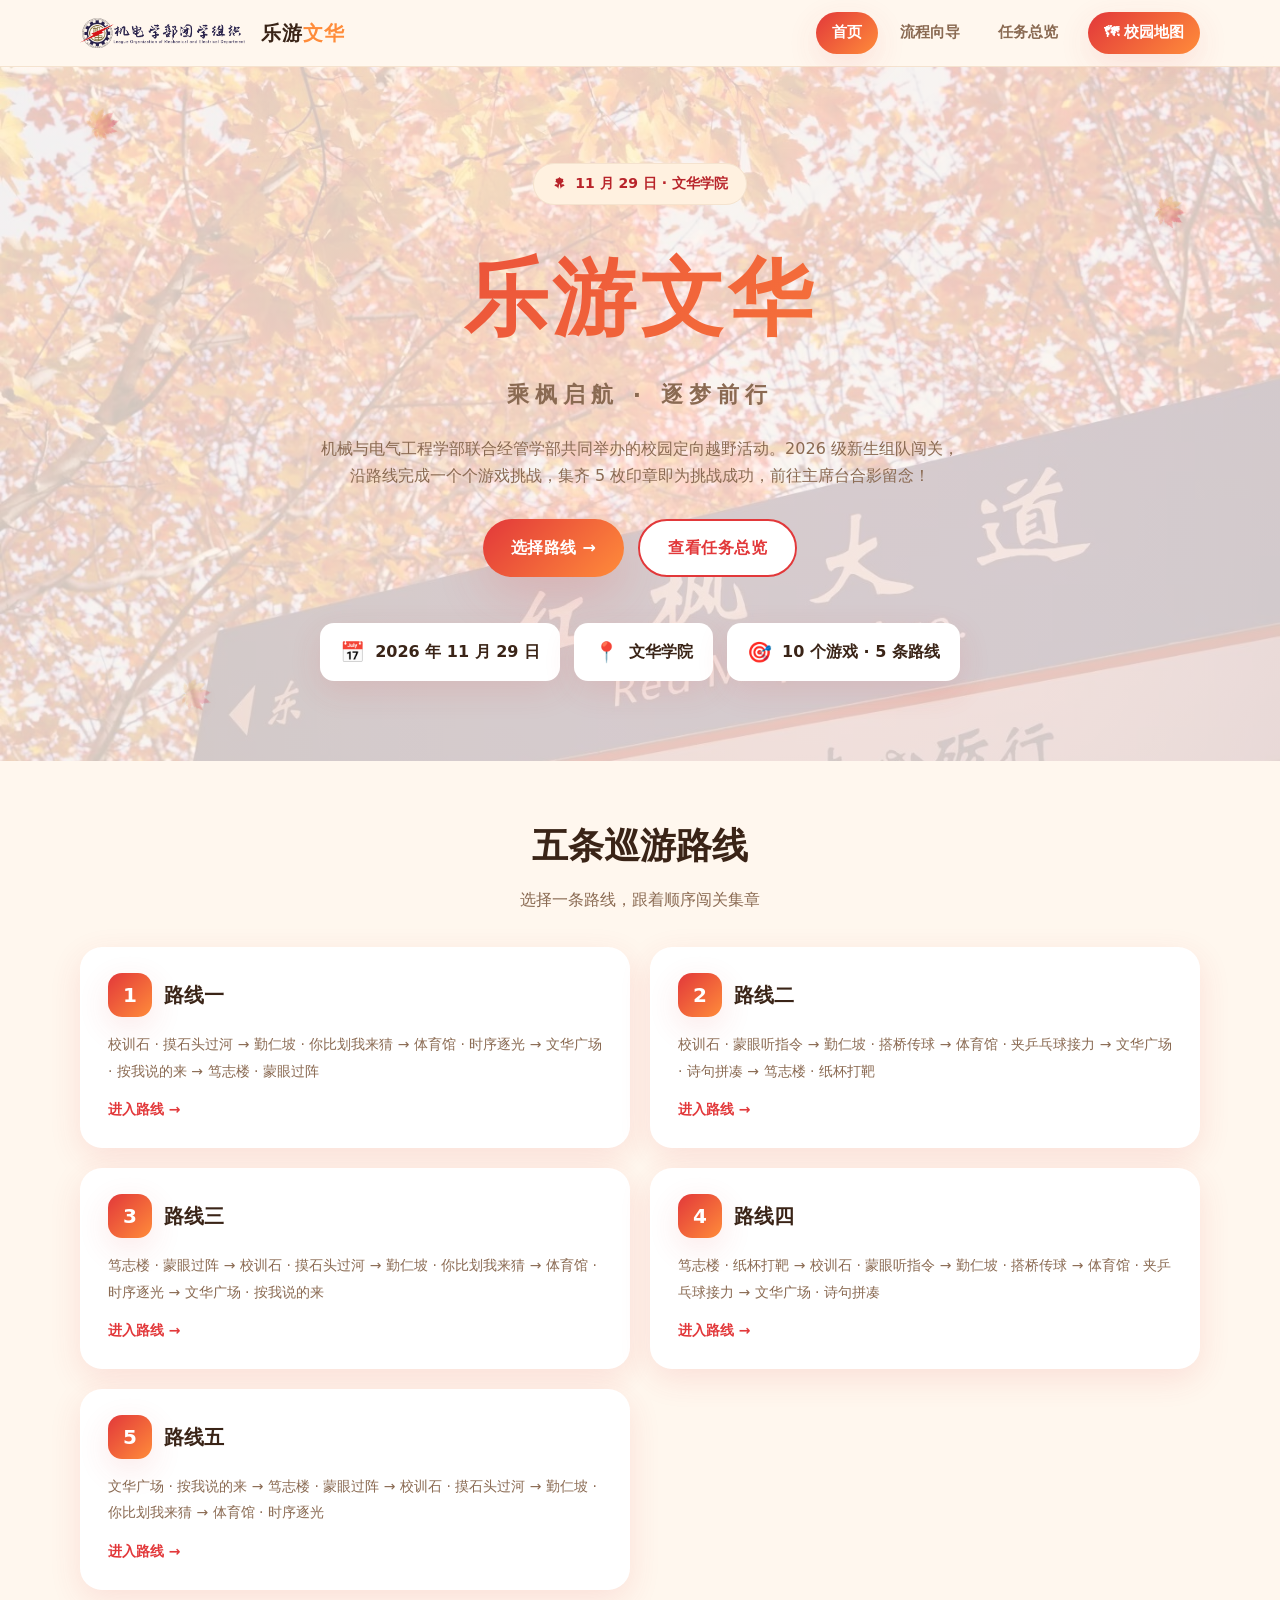
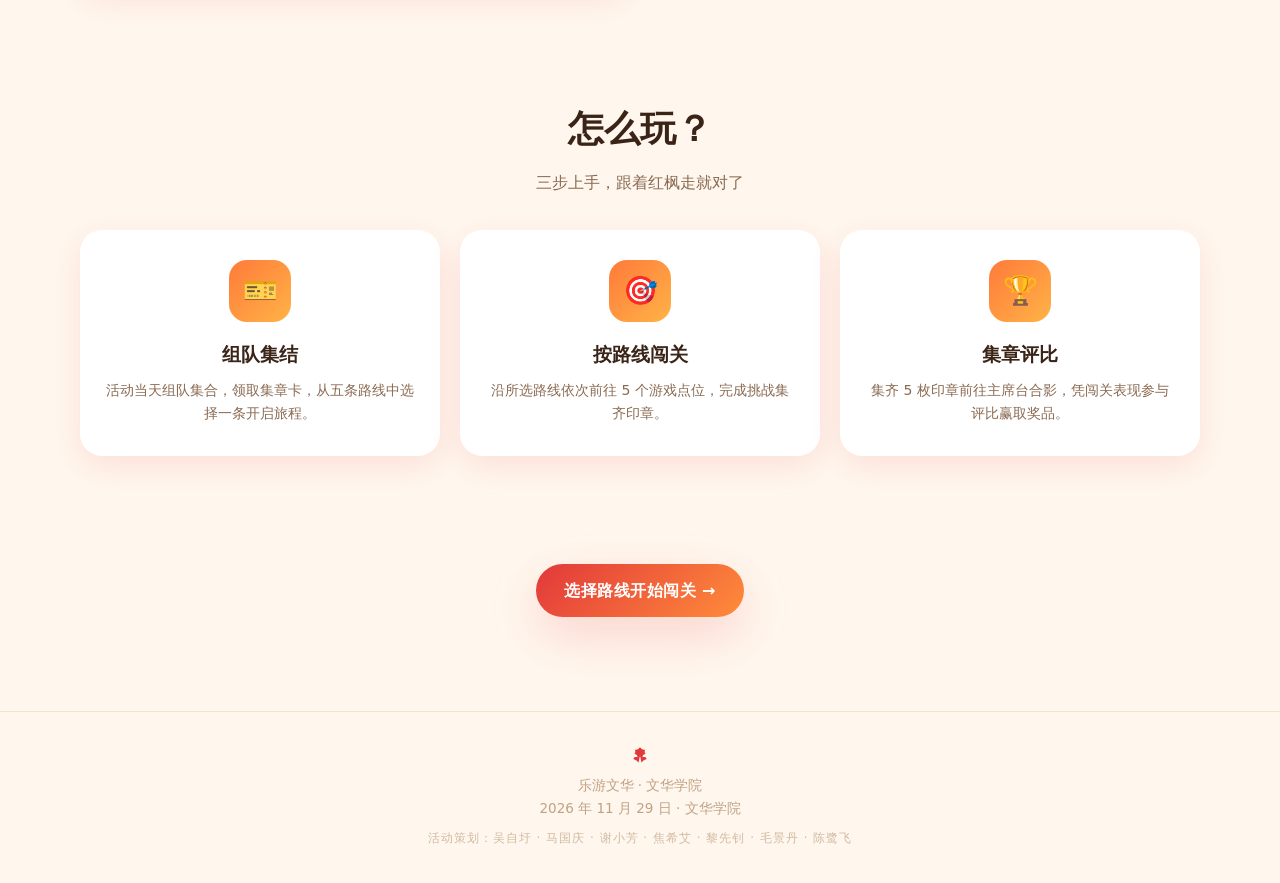
<file: index.html>
<!DOCTYPE html>
<html lang="zh-CN">
<head>
  <meta charset="UTF-8">
  <meta name="viewport" content="width=device-width, initial-scale=1.0">
  <meta name="theme-color" content="#e2383a">
  <meta name="apple-mobile-web-app-capable" content="yes">
  <link rel="apple-touch-icon" href="images/logo.png">
  <title>乐游文华 · 校园任务巡游</title>
  <link rel="stylesheet" href="css/style.css">
</head>
<body data-page="home">
  <div class="leaf-field" id="leafField"></div>

  <header class="nav">
    <div class="container nav-inner">
      <a class="brand" href="index.html">
        <img class="brand-logo" src="images/logo.png" alt="团学标志">
        <span>乐游<em>文华</em></span>
      </a>
      <nav class="nav-links" id="navLinks">
        <a href="index.html" class="active">首页</a>
        <a href="guide.html">流程向导</a>
        <a href="overview.html">任务总览</a>
        <a href="map.html" class="map-entry">🗺 校园地图</a>
      </nav>
      <button class="nav-toggle" id="navToggle" aria-label="打开菜单" aria-expanded="false" aria-controls="navLinks">
        <span></span><span></span><span></span>
      </button>
    </div>
  </header>

  <main>
    <section class="hero">
      <img class="deco-leaf deco-1" src="images/maple-leaf.png" alt="">
      <img class="deco-leaf deco-2" src="images/maple-leaf.png" alt="">
      <img class="deco-leaf deco-3" src="images/maple-leaf.png" alt="">
      <div class="container">
        <span class="badge" id="heroBadge"></span>
        <h1 id="heroTitle">乐游文华</h1>
        <p class="slogan" id="heroSlogan">游戏任务 · 校园巡游</p>
        <p class="intro" id="heroIntro"></p>
        <div class="hero-actions">
          <a class="btn btn-primary" href="#routes">选择路线 →</a>
          <a class="btn btn-ghost" href="overview.html">查看任务总览</a>
        </div>
        <div class="info-strip" id="infoStrip"></div>
      </div>
    </section>

    <section class="section routes" id="routes">
      <div class="container">
        <h2 class="section-title">五条巡游路线</h2>
        <p class="section-sub">选择一条路线，跟着顺序闯关集章</p>
        <div class="route-list" id="routeList"></div>
      </div>
    </section>

    <section class="section">
      <div class="container">
        <h2 class="section-title">怎么玩？</h2>
        <p class="section-sub">三步上手，跟着红枫走就对了</p>
        <div class="features">
          <div class="feature">
            <div class="f-ico">🎫</div>
            <h3>组队集结</h3>
            <p>活动当天组队集合，领取集章卡，从五条路线中选择一条开启旅程。</p>
          </div>
          <div class="feature">
            <div class="f-ico">🎯</div>
            <h3>按路线闯关</h3>
            <p>沿所选路线依次前往 5 个游戏点位，完成挑战集齐印章。</p>
          </div>
          <div class="feature">
            <div class="f-ico">🏆</div>
            <h3>集章评比</h3>
            <p>集齐 5 枚印章前往主席台合影，凭闯关表现参与评比赢取奖品。</p>
          </div>
        </div>
      </div>
    </section>

    <section class="section" style="text-align:center">
      <a class="btn btn-primary" href="#routes">选择路线开始闯关 →</a>
    </section>
  </main>

  <footer class="footer">
    <div class="leaf-icon f-leaf"></div>
    <p>乐游文华 · 文华学院</p>
    <p id="footDate"></p>
  </footer>

  <script src="js/data.js"></script>
  <script src="js/main.js"></script>
</body>
</html>
</file>
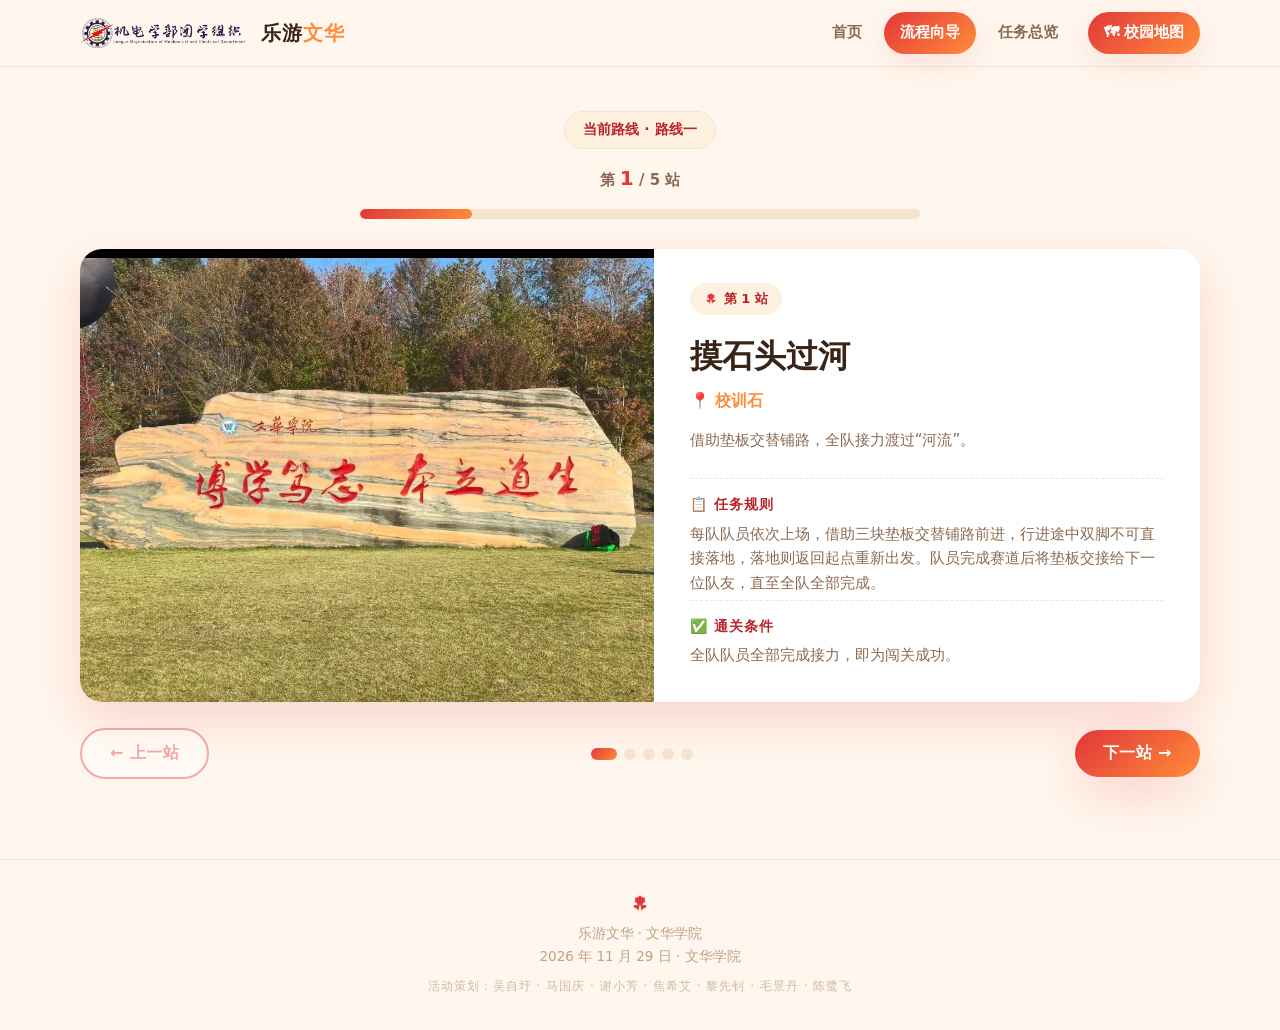
<file: guide.html>
<!DOCTYPE html>
<html lang="zh-CN">
<head>
  <meta charset="UTF-8">
  <meta name="viewport" content="width=device-width, initial-scale=1.0">
  <meta name="theme-color" content="#e2383a">
  <meta name="apple-mobile-web-app-capable" content="yes">
  <link rel="apple-touch-icon" href="images/logo.png">
  <title>流程向导 · 乐游文华</title>
  <link rel="stylesheet" href="css/style.css">
</head>
<body data-page="guide">
  <div class="leaf-field" id="leafField"></div>

  <header class="nav">
    <div class="container nav-inner">
      <a class="brand" href="index.html">
        <img class="brand-logo" src="images/logo.png" alt="团学标志">
        <span>乐游<em>文华</em></span>
      </a>
      <nav class="nav-links" id="navLinks">
        <a href="index.html">首页</a>
        <a href="guide.html" class="active">流程向导</a>
        <a href="overview.html">任务总览</a>
        <a href="map.html" class="map-entry">🗺 校园地图</a>
      </nav>
      <button class="nav-toggle" id="navToggle" aria-label="打开菜单" aria-expanded="false" aria-controls="navLinks">
        <span></span><span></span><span></span>
      </button>
    </div>
  </header>

  <main class="guide">
    <div class="container">
      <div class="progress-head">
        <p class="route-badge" id="routeBadge">当前路线 · 路线一</p>
        <p class="p-label">第 <strong id="curIdx">1</strong> / <span id="totalCount">8</span> 站</p>
        <div class="progress-track"><div class="progress-fill" id="progressFill"></div></div>
      </div>

      <div class="task-wrap">
        <div class="task-card" id="taskCard"></div>
      </div>

      <div class="task-nav">
        <button class="btn btn-ghost" id="prevBtn">← 上一站</button>
        <div class="dots" id="dots"></div>
        <button class="btn btn-primary" id="nextBtn">下一站 →</button>
      </div>
    </div>
  </main>

  <footer class="footer">
    <div class="leaf-icon f-leaf"></div>
    <p>乐游文华 · 文华学院</p>
    <p id="footDate"></p>
  </footer>

  <script src="js/data.js"></script>
  <script src="js/main.js"></script>
</body>
</html>
</file>
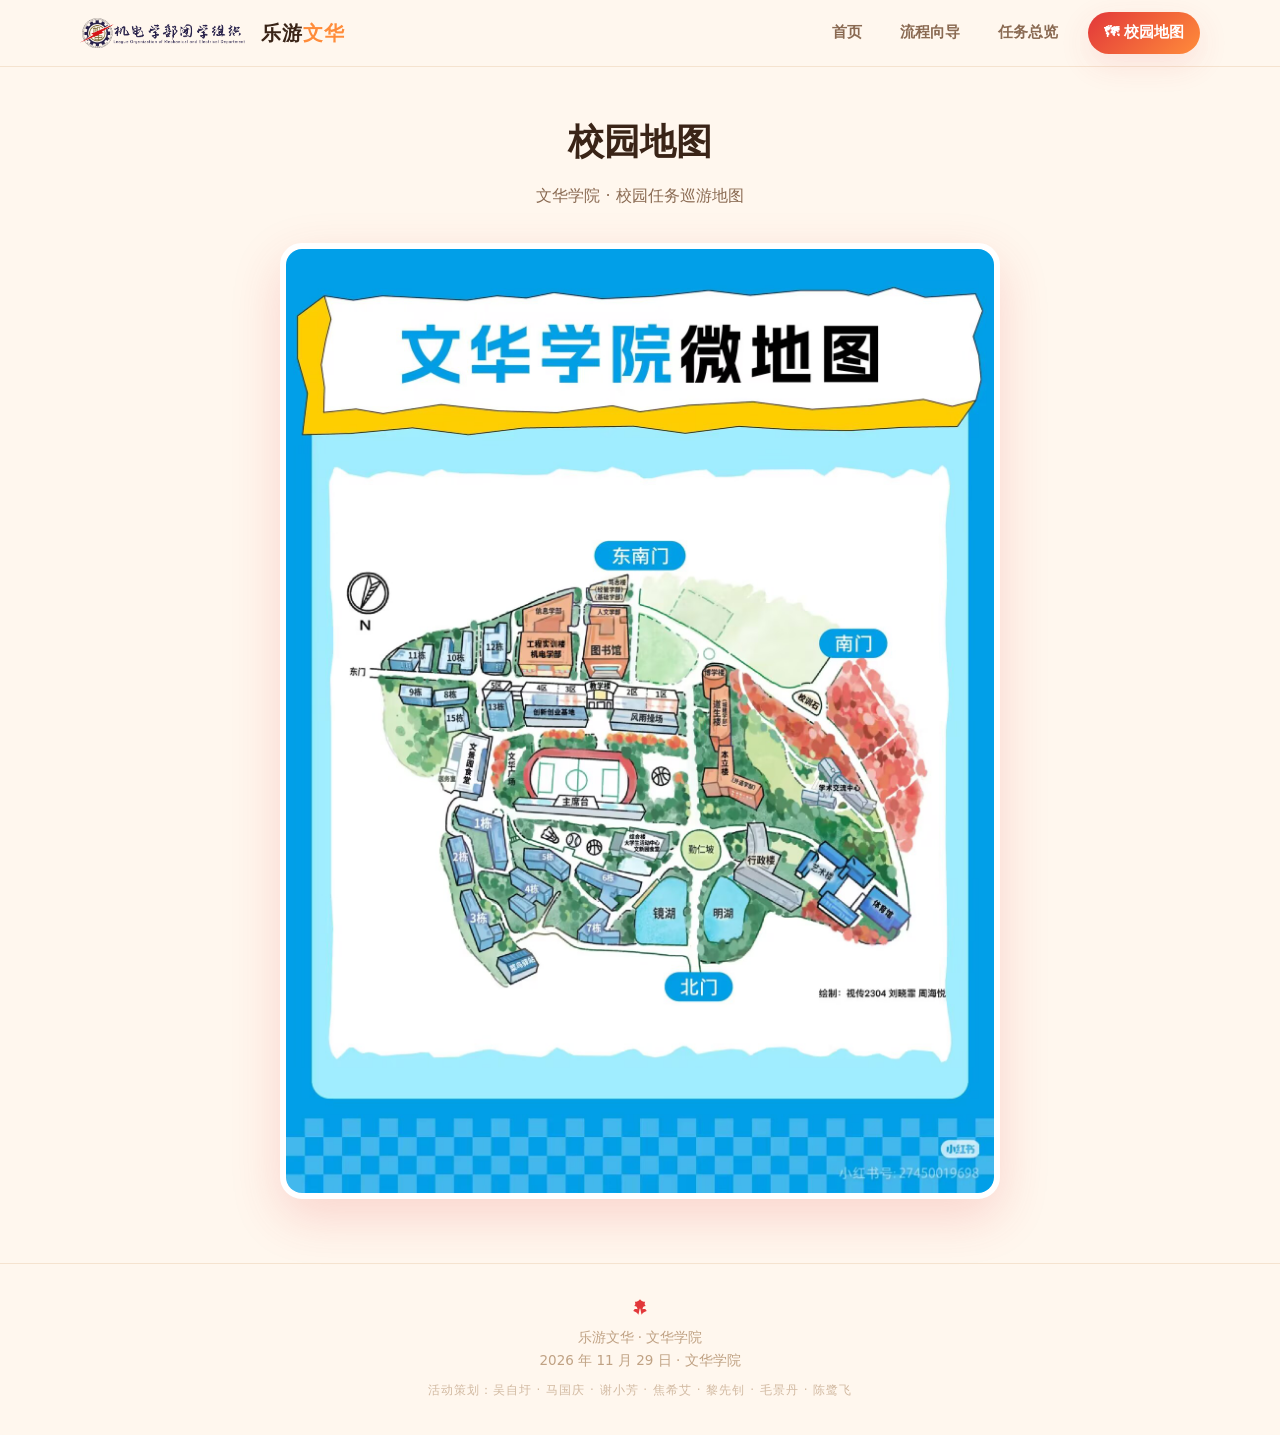
<file: map.html>
<!DOCTYPE html>
<html lang="zh-CN">
<head>
  <meta charset="UTF-8">
  <meta name="viewport" content="width=device-width, initial-scale=1.0">
  <meta name="theme-color" content="#e2383a">
  <meta name="apple-mobile-web-app-capable" content="yes">
  <link rel="apple-touch-icon" href="images/logo.png">
  <title>校园地图 · 乐游文华</title>
  <link rel="stylesheet" href="css/style.css">
</head>
<body data-page="map">
  <div class="leaf-field" id="leafField"></div>

  <header class="nav">
    <div class="container nav-inner">
      <a class="brand" href="index.html">
        <img class="brand-logo" src="images/logo.png" alt="团学标志">
        <span>乐游<em>文华</em></span>
      </a>
      <nav class="nav-links" id="navLinks">
        <a href="index.html">首页</a>
        <a href="guide.html">流程向导</a>
        <a href="overview.html">任务总览</a>
        <a href="map.html" class="map-entry active">🗺 校园地图</a>
      </nav>
      <button class="nav-toggle" id="navToggle" aria-label="打开菜单" aria-expanded="false" aria-controls="navLinks">
        <span></span><span></span><span></span>
      </button>
    </div>
  </header>

  <main class="map-page">
    <div class="container">
      <h2 class="section-title">校园地图</h2>
      <p class="section-sub">文华学院 · 校园任务巡游地图</p>
      <div class="map-wrap">
        <img src="images/campus-map.jpg" alt="文华学院校园地图">
      </div>
    </div>
  </main>

  <footer class="footer">
    <div class="leaf-icon f-leaf"></div>
    <p>乐游文华 · 文华学院</p>
    <p id="footDate"></p>
  </footer>

  <script src="js/data.js"></script>
  <script src="js/main.js"></script>
</body>
</html>
</file>
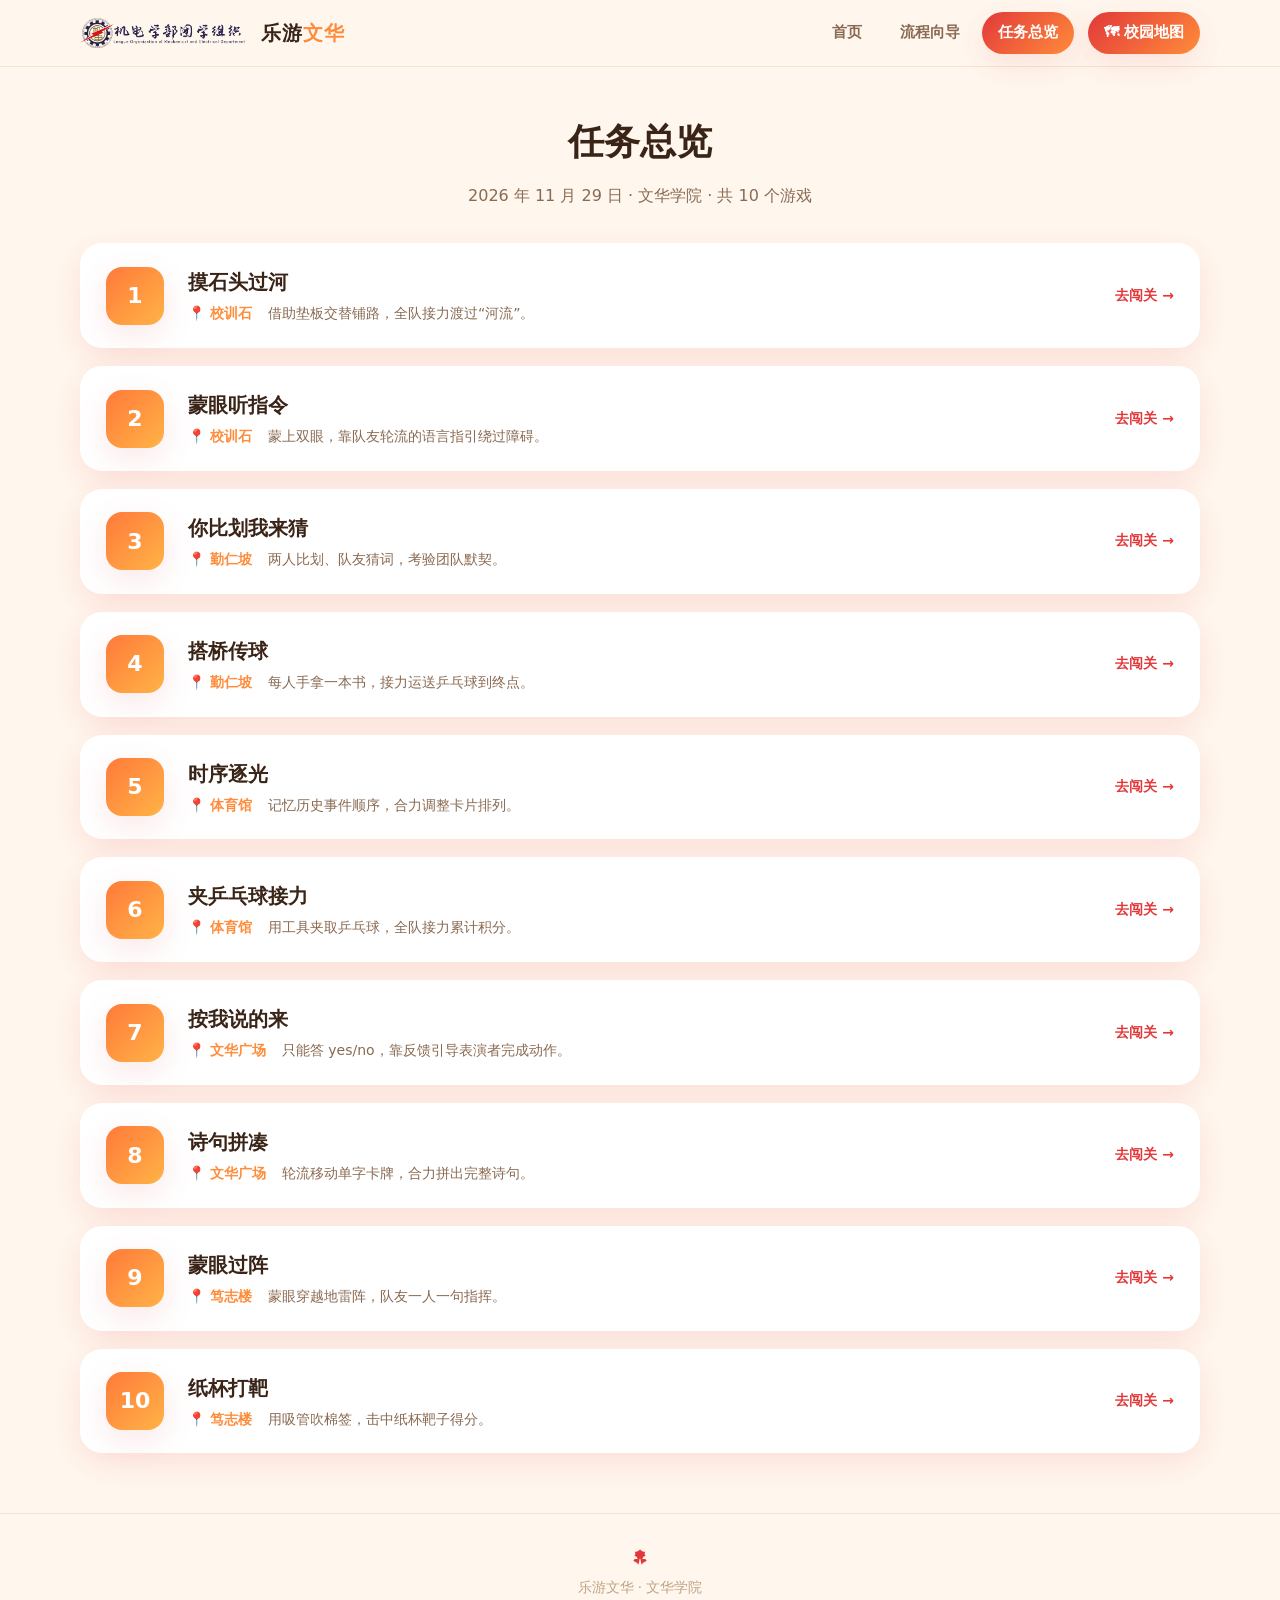
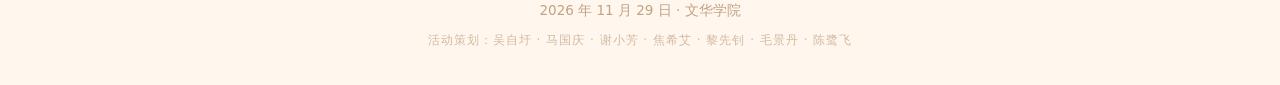
<file: overview.html>
<!DOCTYPE html>
<html lang="zh-CN">
<head>
  <meta charset="UTF-8">
  <meta name="viewport" content="width=device-width, initial-scale=1.0">
  <meta name="theme-color" content="#e2383a">
  <meta name="apple-mobile-web-app-capable" content="yes">
  <link rel="apple-touch-icon" href="images/logo.png">
  <title>任务总览 · 乐游文华</title>
  <link rel="stylesheet" href="css/style.css">
</head>
<body data-page="overview">
  <div class="leaf-field" id="leafField"></div>

  <header class="nav">
    <div class="container nav-inner">
      <a class="brand" href="index.html">
        <img class="brand-logo" src="images/logo.png" alt="团学标志">
        <span>乐游<em>文华</em></span>
      </a>
      <nav class="nav-links" id="navLinks">
        <a href="index.html">首页</a>
        <a href="guide.html">流程向导</a>
        <a href="overview.html" class="active">任务总览</a>
        <a href="map.html" class="map-entry">🗺 校园地图</a>
      </nav>
      <button class="nav-toggle" id="navToggle" aria-label="打开菜单" aria-expanded="false" aria-controls="navLinks">
        <span></span><span></span><span></span>
      </button>
    </div>
  </header>

  <main class="overview">
    <div class="container">
      <h2 class="section-title">任务总览</h2>
      <p class="section-sub" id="ovSub"></p>
      <div class="ov-list" id="ovList"></div>
    </div>
  </main>

  <footer class="footer">
    <div class="leaf-icon f-leaf"></div>
    <p>乐游文华 · 文华学院</p>
    <p id="footDate"></p>
  </footer>

  <script src="js/data.js"></script>
  <script src="js/main.js"></script>
</body>
</html>
</file>
<file: css/style.css>
/* ============================================================
   乐游文华 · 全局样式
   红橙主题 · 红枫元素 · 现代活泼 · 响应式
   ============================================================ */

/* ---------- 变量与重置 ---------- */
:root {
  --red: #e2383a;
  --red-dark: #b8242a;
  --red-deep: #8e1a1e;
  --orange: #ff8c3a;
  --orange-light: #ffb347;
  --yellow: #ffd08a;
  --grad: linear-gradient(135deg, #e2383a 0%, #ff8c3a 100%);
  --grad-soft: linear-gradient(135deg, #ff7a3a 0%, #ffb347 100%);
  --bg: #fff7ee;
  --bg-warm: #fff1e0;
  --card: #ffffff;
  --ink: #3a2417;
  --ink-soft: #8a6a52;
  --ink-faint: #c0a284;
  --line: #f5e3cf;
  --shadow: 0 10px 32px rgba(226, 56, 58, 0.12);
  --shadow-lg: 0 18px 50px rgba(226, 56, 58, 0.18);
  --radius: 22px;
  --radius-sm: 14px;
}

* { margin: 0; padding: 0; box-sizing: border-box; }

html { scroll-behavior: smooth; scroll-padding-top: 84px; }

body {
  font-family: "PingFang SC", "Microsoft YaHei", "Hiragino Sans GB", "Segoe UI", system-ui, sans-serif;
  background: var(--bg);
  color: var(--ink);
  line-height: 1.7;
  overflow-x: hidden;
  min-height: 100vh;
  -webkit-font-smoothing: antialiased;
  -webkit-text-size-adjust: 100%;
  text-size-adjust: 100%;
}

a { color: inherit; text-decoration: none; }
a, button { -webkit-tap-highlight-color: transparent; }
ul { list-style: none; }
img { max-width: 100%; display: block; }
button { font-family: inherit; cursor: pointer; border: none; }

.container { width: min(1120px, 92%); margin: 0 auto; }

/* 枫叶装饰层（背景飘落） */
.leaf-field {
  position: fixed;
  inset: 0;
  pointer-events: none;
  z-index: 0;
  overflow: hidden;
}
.leaf {
  position: absolute;
  top: -60px;
  opacity: 0.4;
  animation: leafFall linear infinite;
  user-select: none;
  filter: drop-shadow(0 2px 4px rgba(140, 30, 30, 0.25));
}
@keyframes leafFall {
  0%   { transform: translateY(-8vh) rotate(0deg); opacity: 0; }
  8%   { opacity: 0.4; }
  100% { transform: translateY(110vh) rotate(360deg); opacity: 0; }
}

/* ---------- 导航栏 ---------- */
.nav {
  position: sticky;
  top: 0;
  z-index: 50;
  background: rgba(255, 247, 238, 0.82);
  backdrop-filter: blur(12px);
  border-bottom: 1px solid var(--line);
}
.nav-inner {
  display: flex;
  align-items: center;
  justify-content: space-between;
  height: 66px;
}
.brand {
  display: flex;
  align-items: center;
  gap: 10px;
  font-weight: 800;
  font-size: 20px;
  letter-spacing: 1px;
}
.brand .brand-leaf { color: var(--red); width: 26px; height: 26px; }
.brand .brand-logo { height: 34px; width: auto; object-fit: contain; }
.brand em { font-style: normal; color: var(--orange); }
.nav-links { display: flex; gap: 6px; }
.nav-links a {
  padding: 8px 16px;
  border-radius: 999px;
  font-weight: 600;
  font-size: 15px;
  color: var(--ink-soft);
  transition: all .2s ease;
}
.nav-links a:hover { color: var(--red); background: var(--bg-warm); }
.nav-links a.active {
  color: #fff;
  background: var(--grad);
  box-shadow: var(--shadow);
}

/* ---------- 按钮 ---------- */
.btn {
  display: inline-flex;
  align-items: center;
  gap: 8px;
  padding: 13px 28px;
  border-radius: 999px;
  font-size: 16px;
  font-weight: 700;
  letter-spacing: .5px;
  transition: transform .18s ease, box-shadow .18s ease;
}
.btn-primary {
  color: #fff;
  background: var(--grad);
  box-shadow: var(--shadow-lg);
}
.btn-primary:hover { transform: translateY(-2px); box-shadow: 0 22px 56px rgba(226,56,58,.26); }
.btn-ghost {
  color: var(--red);
  background: #fff;
  border: 2px solid var(--red);
}
.btn-ghost:hover { background: var(--bg-warm); }

/* ---------- 首页 ---------- */
.hero {
  position: relative;
  padding: 96px 0 80px;
  text-align: center;
  background:
    linear-gradient(rgba(255, 247, 238, 0.8), rgba(255, 247, 238, 0.8)),
    url("../images/bg-hero.jpg") center/cover no-repeat;
}
.hero .badge {
  display: inline-flex;
  align-items: center;
  gap: 8px;
  padding: 8px 18px;
  border-radius: 999px;
  background: var(--bg-warm);
  color: var(--red-dark);
  font-weight: 700;
  font-size: 14px;
  border: 1px solid var(--line);
}
.hero h1 {
  font-size: clamp(44px, 9vw, 84px);
  font-weight: 900;
  letter-spacing: 4px;
  margin: 22px 0 6px;
  background: var(--grad);
  -webkit-background-clip: text;
  background-clip: text;
  -webkit-text-fill-color: transparent;
}
.hero .slogan {
  font-size: clamp(17px, 3vw, 22px);
  color: var(--ink-soft);
  font-weight: 600;
  letter-spacing: 6px;
  margin-bottom: 22px;
}
.hero .intro {
  max-width: 640px;
  margin: 0 auto 30px;
  color: var(--ink-soft);
  font-size: 16px;
}
.hero-actions { display: flex; gap: 14px; justify-content: center; flex-wrap: wrap; }

/* 枫叶装饰元素（静态摆放） */
.deco-leaf {
  position: absolute;
  width: 76px;
  height: 76px;
  opacity: 0.3;
  pointer-events: none;
  user-select: none;
  filter: drop-shadow(0 4px 8px rgba(140, 30, 30, 0.2));
}
.hero .deco-1 { top: 24px; left: 5%; transform: rotate(-22deg); }
.hero .deco-2 { top: 110px; right: 6%; transform: rotate(28deg); }
.hero .deco-3 { bottom: 24px; left: 12%; transform: rotate(15deg); opacity: 0.22; }

/* 信息条 */
.info-strip {
  display: flex;
  gap: 14px;
  justify-content: center;
  flex-wrap: wrap;
  margin-top: 46px;
}
.info-chip {
  display: flex;
  align-items: center;
  gap: 10px;
  padding: 12px 20px;
  background: var(--card);
  border-radius: var(--radius-sm);
  box-shadow: var(--shadow);
  font-weight: 600;
}
.info-chip .ico { font-size: 20px; }

/* 章节标题 */
.section { padding: 54px 0; position: relative; z-index: 1; }
.section-title {
  text-align: center;
  font-size: clamp(26px, 5vw, 36px);
  font-weight: 800;
  margin-bottom: 10px;
}
.section-sub { text-align: center; color: var(--ink-soft); margin-bottom: 34px; }

/* 特性三栏 */
.features { display: grid; grid-template-columns: repeat(3, 1fr); gap: 20px; }
.feature {
  background: var(--card);
  border-radius: var(--radius);
  padding: 30px 26px;
  box-shadow: var(--shadow);
  text-align: center;
  transition: transform .2s ease;
}
.feature:hover { transform: translateY(-5px); }
.feature .f-ico {
  width: 62px; height: 62px;
  margin: 0 auto 16px;
  border-radius: 18px;
  background: var(--grad-soft);
  color: #fff;
  display: grid; place-items: center;
  font-size: 28px;
}
.feature h3 { font-size: 19px; margin-bottom: 8px; }
.feature p { color: var(--ink-soft); font-size: 14px; }

/* ---------- 向导页 ---------- */
.guide { padding: 44px 0 40px; position: relative; z-index: 1; }

/* 顶部进度 */
.progress-head { text-align: center; margin-bottom: 30px; }
.progress-head .p-label { color: var(--ink-soft); font-weight: 600; font-size: 15px; }
.progress-head .p-label strong { color: var(--red); font-size: 20px; }
.progress-track {
  position: relative;
  height: 10px;
  background: var(--line);
  border-radius: 999px;
  margin: 14px auto 0;
  max-width: 560px;
  overflow: hidden;
}
.progress-fill {
  height: 100%;
  width: 0%;
  background: var(--grad);
  border-radius: 999px;
  transition: width .35s ease;
}

/* 任务卡 */
.task-wrap { position: relative; min-height: 380px; }
.task-card {
  background: var(--card);
  border-radius: var(--radius);
  box-shadow: var(--shadow-lg);
  overflow: hidden;
  display: grid;
  grid-template-columns: 1.05fr 1fr;
  animation: cardIn .4s ease;
}
@keyframes cardIn {
  from { opacity: 0; transform: translateY(16px); }
  to   { opacity: 1; transform: translateY(0); }
}
.task-media { position: relative; background: var(--bg-warm); min-height: 320px; }
.task-media img { width: 100%; height: 100%; object-fit: cover; }
.task-media img.portrait { object-fit: contain; }
.media-ph {
  width: 100%; height: 100%;
  display: flex; flex-direction: column;
  align-items: center; justify-content: center;
  gap: 12px; color: var(--ink-faint);
  padding: 40px;
}
.media-ph svg { color: var(--orange-light); }
.media-ph p { font-size: 14px; }
.task-body { padding: 34px 36px; display: flex; flex-direction: column; }
.task-tag {
  align-self: flex-start;
  display: inline-flex;
  align-items: center;
  gap: 6px;
  padding: 5px 14px;
  border-radius: 999px;
  background: var(--bg-warm);
  color: var(--red-dark);
  font-weight: 700;
  font-size: 13px;
  margin-bottom: 14px;
}
.task-tag .leaf-sm { width: 14px; height: 14px; color: var(--red); }
.task-card h2 { font-size: clamp(24px, 4vw, 32px); font-weight: 800; margin-bottom: 4px; }
.task-loc { display: flex; align-items: center; gap: 6px; color: var(--orange); font-weight: 700; font-size: 16px; margin-bottom: 14px; }
.task-desc { color: var(--ink-soft); font-size: 15px; margin-bottom: 20px; }
.task-block { border-top: 1px dashed var(--line); padding-top: 14px; margin-top: 4px; }
.task-block h4 {
  font-size: 14px; color: var(--red-dark); font-weight: 800;
  margin-bottom: 5px; letter-spacing: 1px;
}
.task-block p { color: var(--ink-soft); font-size: 14.5px; }

/* 向导导航 */
.task-nav {
  display: flex;
  align-items: center;
  justify-content: space-between;
  margin-top: 26px;
  gap: 12px;
}
.task-nav .btn { min-width: 120px; justify-content: center; }
.task-nav .btn[disabled] { opacity: .4; pointer-events: none; }
.dots { display: flex; gap: 7px; flex-wrap: wrap; justify-content: center; }
.dot {
  position: relative;
  width: 12px; height: 12px;
  border-radius: 50%;
  background: var(--line);
  transition: all .25s ease;
  cursor: pointer;
}
.dot::after {
  content: "";
  position: absolute;
  inset: -7px;
}
.dot.active { width: 26px; border-radius: 999px; background: var(--grad); }
.dot.done { background: var(--orange-light); }

/* ---------- 总览页 ---------- */
.overview { padding: 44px 0 20px; position: relative; z-index: 1; }
.ov-list { display: grid; gap: 18px; margin-top: 8px; }
.ov-item {
  display: grid;
  grid-template-columns: 62px 1fr auto;
  align-items: center;
  gap: 20px;
  background: var(--card);
  border-radius: var(--radius);
  padding: 22px 26px;
  box-shadow: var(--shadow);
  transition: transform .18s ease, box-shadow .18s ease;
}
.ov-item:hover { transform: translateX(4px); box-shadow: var(--shadow-lg); }
.ov-num {
  width: 58px; height: 58px;
  border-radius: 16px;
  background: var(--grad-soft);
  color: #fff;
  display: grid; place-items: center;
  font-size: 22px; font-weight: 800;
  box-shadow: var(--shadow);
}
.ov-info h3 { font-size: 20px; font-weight: 800; margin-bottom: 3px; }
.ov-meta { display: flex; gap: 16px; flex-wrap: wrap; color: var(--ink-soft); font-size: 14px; }
.ov-meta span { display: inline-flex; align-items: center; gap: 5px; }
.ov-meta .loc { color: var(--orange); font-weight: 700; }
.ov-go {
  color: var(--red);
  font-weight: 700;
  font-size: 14px;
  white-space: nowrap;
  display: inline-flex; align-items: center; gap: 5px;
}

/* ---------- 页脚 ---------- */
.footer {
  position: relative; z-index: 1;
  margin-top: 40px;
  padding: 34px 0;
  text-align: center;
  color: var(--ink-faint);
  font-size: 13.5px;
  border-top: 1px solid var(--line);
}
.footer .f-leaf { color: var(--red); width: 20px; height: 20px; margin: 0 auto 8px; }

/* ---------- 响应式 ---------- */
@media (max-width: 860px) {
  .features { grid-template-columns: 1fr; }
  .task-card { grid-template-columns: 1fr; }
  .task-media { min-height: 200px; }
  .task-media img { height: 220px; }
  .task-media img.portrait { height: auto; }
  .ov-item { grid-template-columns: 54px 1fr; }
  .ov-num { width: 50px; height: 50px; font-size: 19px; }
  .ov-go { grid-column: 1 / -1; justify-content: center; }
}
@media (max-width: 560px) {
  .nav-inner { height: 58px; }
  .brand { font-size: 17px; }
  .task-desc { font-size: 16px; }
  .task-block p { font-size: 15px; }
  .feature p { font-size: 15px; }
  .route-path { font-size: 15px; }
  .hero { padding: 48px 0 40px; }
  .deco-leaf { width: 46px; height: 46px; opacity: 0.2; }
  .section { padding: 40px 0; }
  .task-body { padding: 26px 22px; }
  .task-nav { flex-wrap: wrap; }
  .task-nav .btn { flex: 1; min-width: 0; }
  .task-nav .dots { order: -1; width: 100%; }
}

/* ---------- 首页路线列表 ---------- */
.route-list {
  display: grid;
  grid-template-columns: repeat(2, 1fr);
  gap: 20px;
}
.route-card {
  display: flex;
  flex-direction: column;
  gap: 14px;
  background: var(--card);
  border-radius: var(--radius);
  padding: 26px 28px;
  box-shadow: var(--shadow);
  transition: transform .18s ease, box-shadow .18s ease;
}
.route-card:hover { transform: translateY(-5px); box-shadow: var(--shadow-lg); }
.route-head { display: flex; align-items: center; gap: 12px; }
.route-num {
  width: 44px;
  height: 44px;
  flex: none;
  border-radius: 14px;
  background: var(--grad);
  color: #fff;
  display: grid;
  place-items: center;
  font-size: 20px;
  font-weight: 800;
  box-shadow: var(--shadow);
}
.route-head h3 { font-size: 20px; font-weight: 800; }
.route-path { color: var(--ink-soft); font-size: 14px; line-height: 1.9; }
.route-go {
  align-self: flex-start;
  color: var(--red);
  font-weight: 700;
  font-size: 14px;
  display: inline-flex;
  align-items: center;
  gap: 5px;
}
@media (max-width: 860px) {
  .route-list { grid-template-columns: 1fr; }
}

/* ---------- 向导页路线标签 ---------- */
.route-badge {
  display: inline-block;
  padding: 6px 18px;
  border-radius: 999px;
  background: var(--bg-warm);
  color: var(--red-dark);
  font-weight: 700;
  font-size: 14px;
  border: 1px solid var(--line);
  margin-bottom: 12px;
}

/* ---------- 右上角地图入口 ---------- */
.nav-links a.map-entry {
  margin-left: 8px;
  background: var(--grad);
  color: #fff;
  font-weight: 700;
  box-shadow: var(--shadow);
  white-space: nowrap;
}
.nav-links a.map-entry:hover {
  color: #fff;
  background: var(--grad);
  transform: translateY(-1px);
  box-shadow: var(--shadow-lg);
}

/* ---------- 地图页 ---------- */
.map-page {
  padding: 44px 0 24px;
  position: relative;
  z-index: 1;
}
.map-wrap {
  max-width: 720px;
  margin: 0 auto;
  border-radius: var(--radius);
  overflow: hidden;
  box-shadow: var(--shadow-lg);
  border: 6px solid #fff;
  background: var(--card);
}
.map-wrap img {
  width: 100%;
  height: auto;
  display: block;
}

/* 地图入口移动端收紧 */
@media (max-width: 560px) {
  .nav-links a.map-entry { padding: 6px 10px; }
}

/* ---------- 页脚策划人（低调展示） ---------- */
.footer-crew {
  margin-top: 8px;
  font-size: 12px;
  opacity: 0.72;
  letter-spacing: 1px;
}

/* ---------- 导航栏移动端汉堡菜单 ---------- */
.nav-toggle {
  display: none;
  flex-direction: column;
  justify-content: center;
  gap: 5px;
  width: 44px;
  height: 44px;
  padding: 10px 9px;
  background: transparent;
  border: none;
  border-radius: 10px;
  cursor: pointer;
  -webkit-tap-highlight-color: transparent;
}
.nav-toggle span {
  display: block;
  width: 100%;
  height: 2.5px;
  border-radius: 2px;
  background: var(--red-dark);
  transition: transform .25s ease, opacity .2s ease;
}
.nav.open .nav-toggle span:nth-child(1) { transform: translateY(7.5px) rotate(45deg); }
.nav.open .nav-toggle span:nth-child(2) { opacity: 0; }
.nav.open .nav-toggle span:nth-child(3) { transform: translateY(-7.5px) rotate(-45deg); }

@media (max-width: 640px) {
  .nav-toggle { display: flex; }
  .nav-links {
    position: absolute;
    top: 100%;
    left: 0;
    right: 0;
    flex-direction: column;
    align-items: stretch;
    gap: 4px;
    padding: 12px 5vw 20px;
    background: rgba(255, 247, 238, 0.98);
    backdrop-filter: blur(14px);
    border-bottom: 1px solid var(--line);
    box-shadow: var(--shadow-lg);
    opacity: 0;
    visibility: hidden;
    transform: translateY(-10px);
    transition: opacity .22s ease, transform .22s ease, visibility .22s ease;
  }
  .nav.open .nav-links {
    opacity: 1;
    visibility: visible;
    transform: translateY(0);
  }
  .nav-links a {
    text-align: center;
    padding: 13px 16px;
    font-size: 16px;
  }
  .nav-links a.map-entry { margin-left: 0; padding: 13px 16px; }
}

/* 横屏矮屏（手机横放）收紧首页首屏 */
@media (max-height: 520px) and (orientation: landscape) {
  .hero { padding: 36px 0 28px; }
  .hero .intro { margin-bottom: 18px; }
}
</file>
